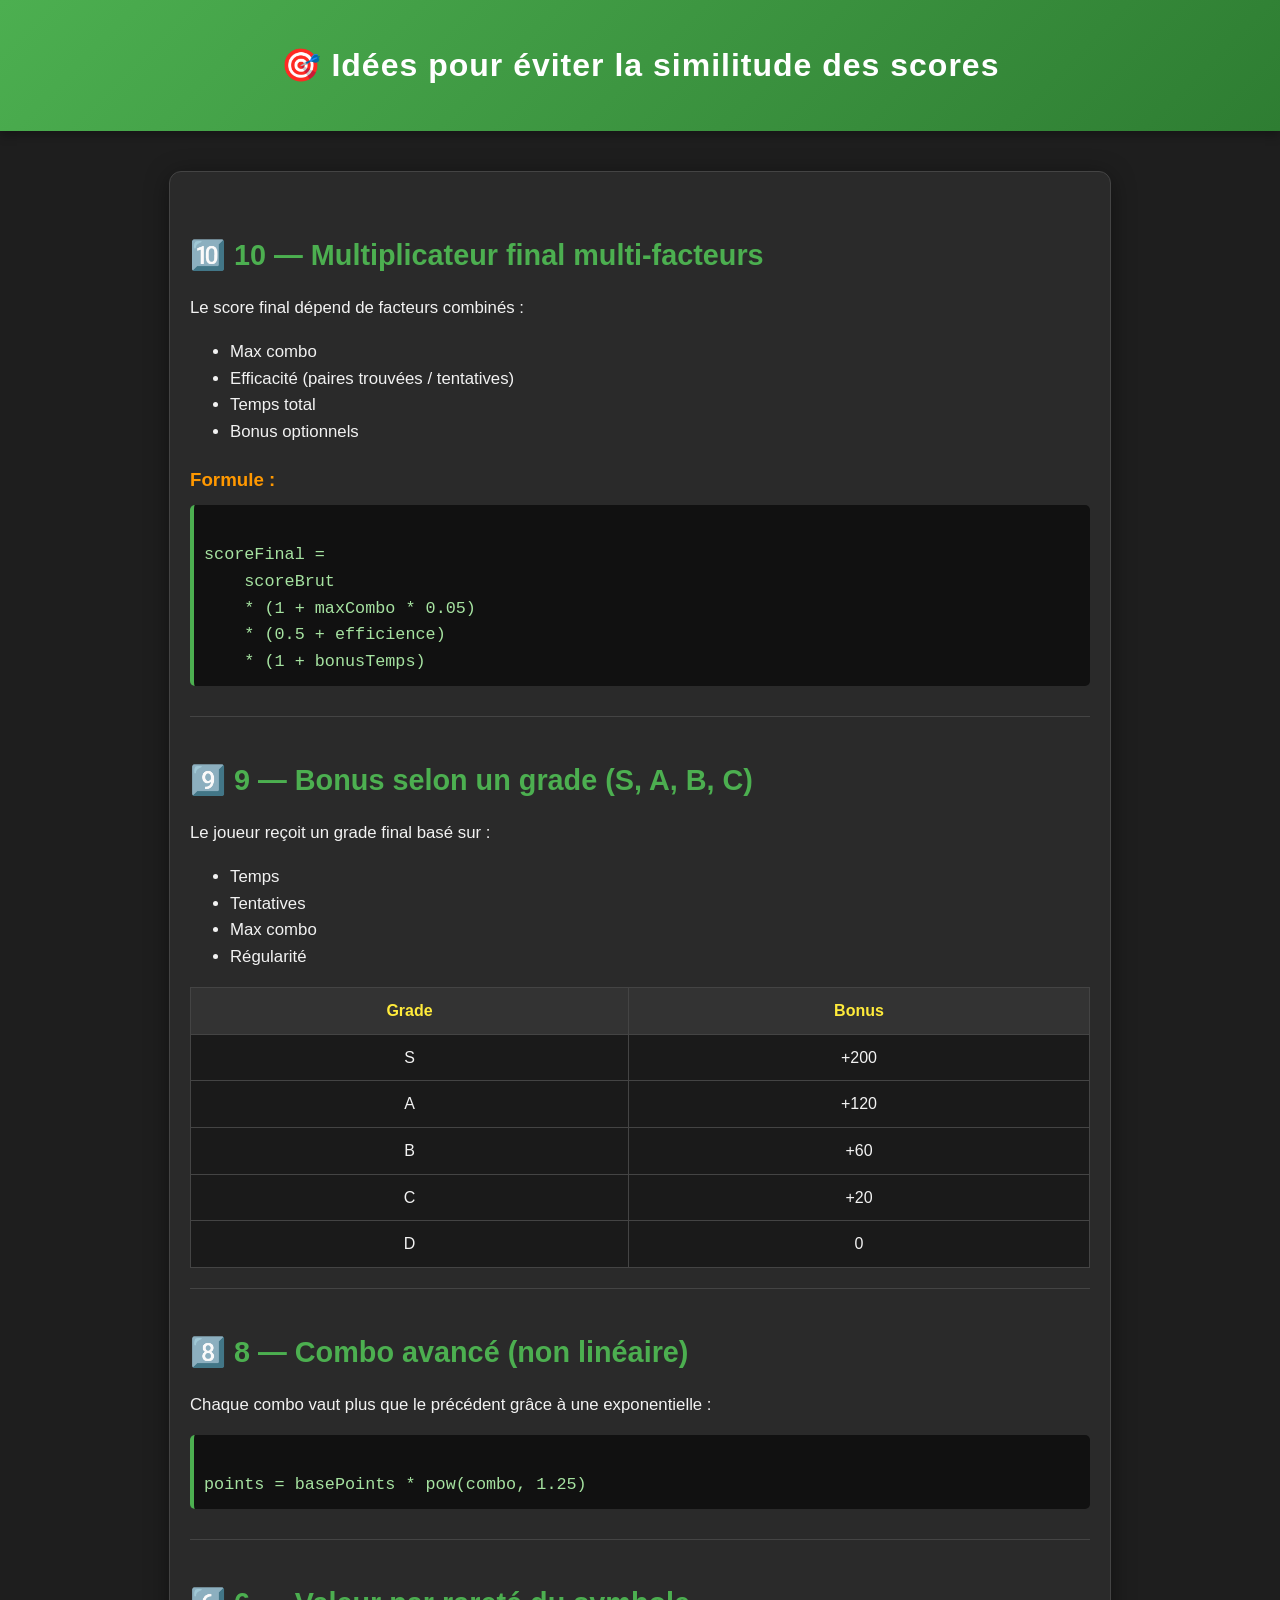
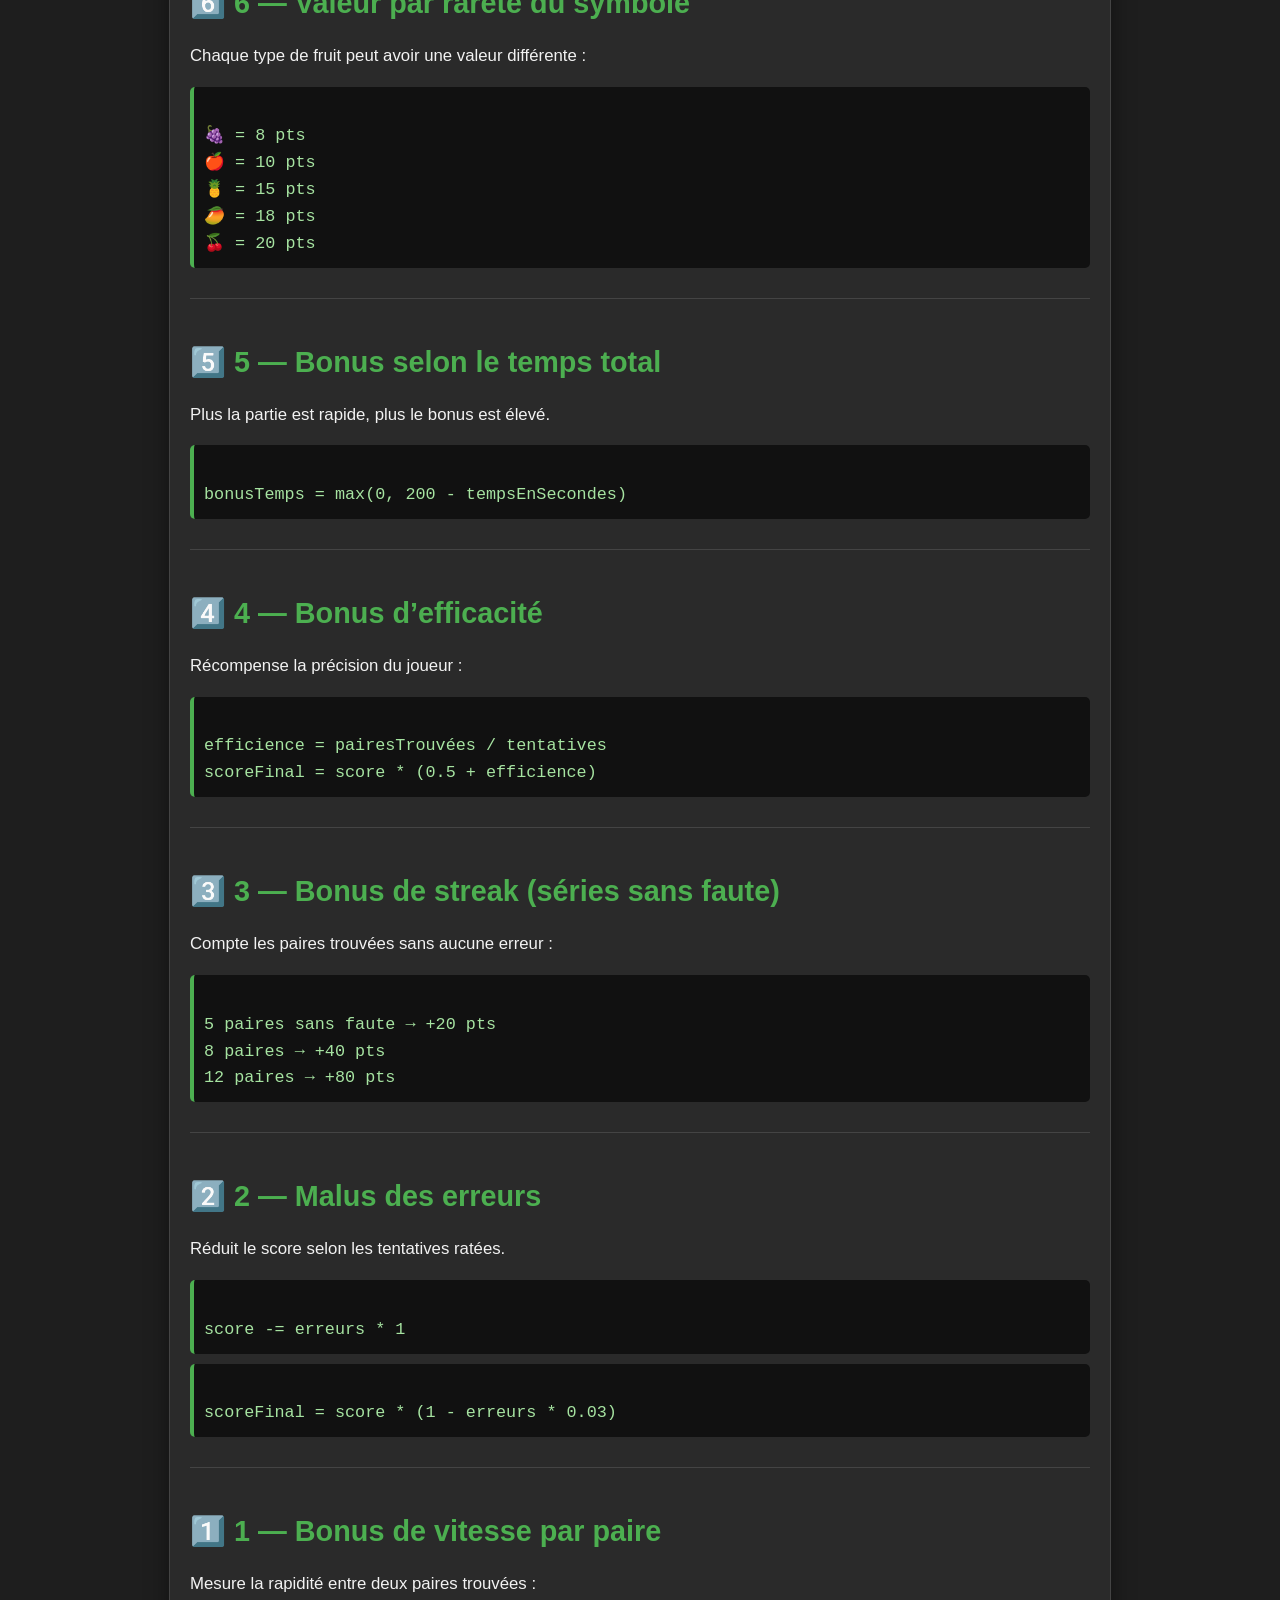
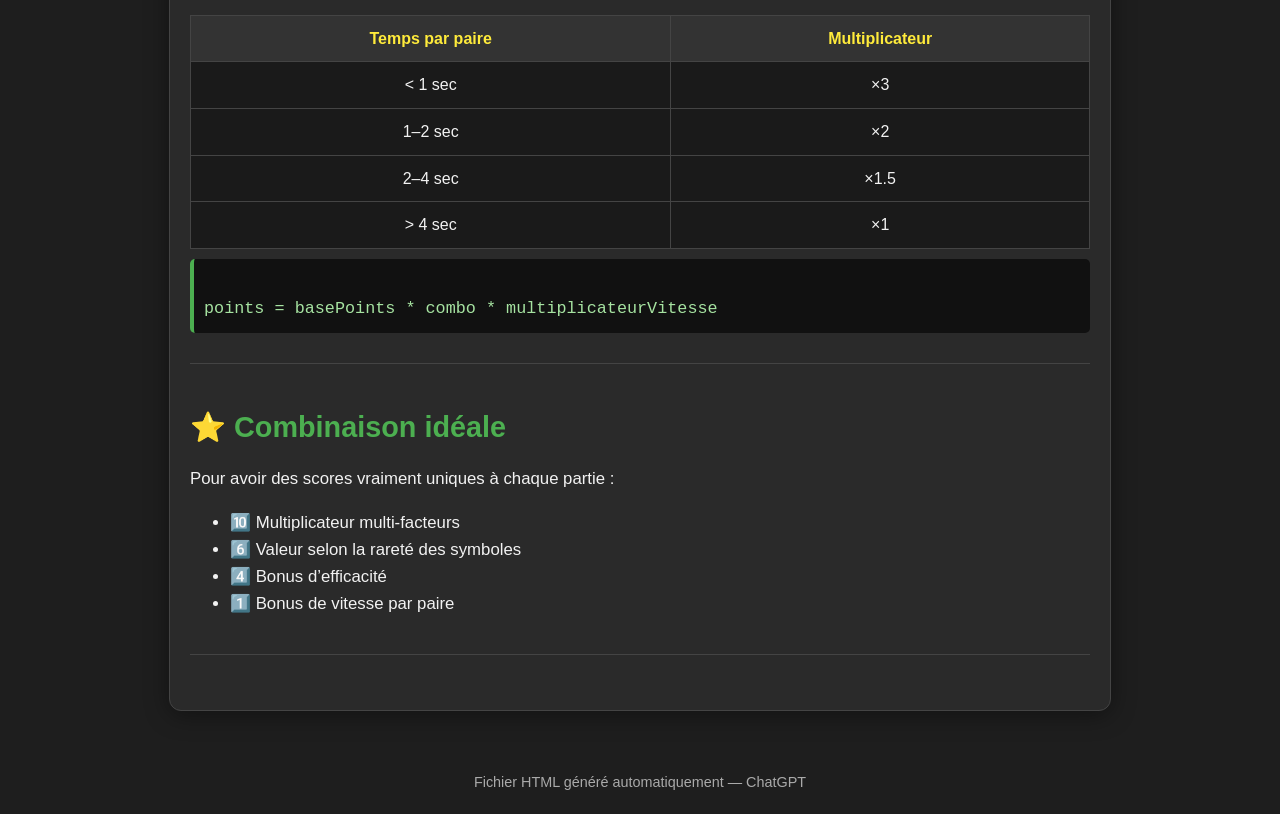
<file: idea.html>
<!DOCTYPE html>
<html lang="fr">
<head>
<meta charset="UTF-8">
<title>Idées pour diversifier les scores</title>
<style>
    body {
        font-family: "Segoe UI", Arial, sans-serif;
        background: #1e1e1e;
        color: #f2f2f2;
        margin: 0;
        padding: 0;
        line-height: 1.6;
    }

    header {
        background: linear-gradient(135deg, #4caf50, #2e7d32);
        padding: 40px 20px;
        text-align: center;
        color: white;
        font-size: 2rem;
        font-weight: bold;
        letter-spacing: 1px;
        box-shadow: 0 4px 10px rgba(0,0,0,.3);
    }

    main {
        max-width: 900px;
        margin: 40px auto;
        padding: 20px;
        background: #2a2a2a;
        border-radius: 12px;
        box-shadow: 0 4px 25px rgba(0,0,0,.4);
        border: 1px solid #444;
    }

    h2 {
        color: #4caf50;
        margin-top: 40px;
        margin-bottom: 10px;
        font-size: 1.8rem;
    }

    h3 {
        color: #ff9800;
        margin-bottom: 5px;
    }

    p, li, code {
        font-size: 1.05rem;
    }

    section {
        margin-bottom: 35px;
        padding-bottom: 20px;
        border-bottom: 1px solid #444;
    }

    code {
        display: block;
        background: #111;
        border-left: 4px solid #4caf50;
        padding: 10px;
        margin: 10px 0;
        border-radius: 5px;
        font-family: "Consolas", monospace;
        color: #a6e3a1;
        white-space: pre-wrap;
    }

    table {
        width: 100%;
        margin-top: 10px;
        border-collapse: collapse;
        background: #1a1a1a;
    }

    table th, table td {
        padding: 10px;
        border: 1px solid #444;
        text-align: center;
    }

    table th {
        background: #333;
        color: #ffeb3b;
    }

    .tag {
        display: inline-block;
        padding: 4px 10px;
        background: #4caf50;
        color: #fff;
        border-radius: 6px;
        font-size: 0.9rem;
        margin-left: 6px;
    }

    footer {
        margin-top: 40px;
        text-align: center;
        padding: 20px;
        color: #aaa;
        font-size: 0.9rem;
    }
</style>
</head>
<body>

<header>🎯 Idées pour éviter la similitude des scores</header>

<main>

<!-- 10 -->
<section>
    <h2>🔟 10 — Multiplicateur final multi-facteurs</h2>
    <p>Le score final dépend de facteurs combinés :</p>
    <ul>
        <li>Max combo</li>
        <li>Efficacité (paires trouvées / tentatives)</li>
        <li>Temps total</li>
        <li>Bonus optionnels</li>
    </ul>
    <h3>Formule :</h3>
<code>
scoreFinal =
    scoreBrut
    * (1 + maxCombo * 0.05)
    * (0.5 + efficience)
    * (1 + bonusTemps)
</code>
</section>


<!-- 9 -->
<section>
    <h2>9️⃣ 9 — Bonus selon un grade (S, A, B, C)</h2>

    <p>Le joueur reçoit un grade final basé sur :</p>
    <ul>
        <li>Temps</li>
        <li>Tentatives</li>
        <li>Max combo</li>
        <li>Régularité</li>
    </ul>

    <table>
        <tr><th>Grade</th><th>Bonus</th></tr>
        <tr><td>S</td><td>+200</td></tr>
        <tr><td>A</td><td>+120</td></tr>
        <tr><td>B</td><td>+60</td></tr>
        <tr><td>C</td><td>+20</td></tr>
        <tr><td>D</td><td>0</td></tr>
    </table>

</section>



<!-- 8 -->
<section>
    <h2>8️⃣ 8 — Combo avancé (non linéaire)</h2>
    <p>Chaque combo vaut plus que le précédent grâce à une exponentielle :</p>
<code>
points = basePoints * pow(combo, 1.25)
</code>
</section>



<!-- 6 -->
<section>
    <h2>6️⃣ 6 — Valeur par rareté du symbole</h2>
    <p>Chaque type de fruit peut avoir une valeur différente :</p>
<code>
🍇 = 8 pts  
🍎 = 10 pts  
🍍 = 15 pts  
🥭 = 18 pts  
🍒 = 20 pts
</code>
</section>



<!-- 5 -->
<section>
    <h2>5️⃣ 5 — Bonus selon le temps total</h2>
    <p>Plus la partie est rapide, plus le bonus est élevé.</p>

<code>
bonusTemps = max(0, 200 - tempsEnSecondes)
</code>
</section>



<!-- 4 -->
<section>
    <h2>4️⃣ 4 — Bonus d’efficacité</h2>

    <p>Récompense la précision du joueur :</p>

<code>
efficience = pairesTrouvées / tentatives
scoreFinal = score * (0.5 + efficience)
</code>
</section>



<!-- 3 -->
<section>
    <h2>3️⃣ 3 — Bonus de streak (séries sans faute)</h2>
    <p>Compte les paires trouvées sans aucune erreur :</p>

<code>
5 paires sans faute → +20 pts  
8 paires → +40 pts  
12 paires → +80 pts
</code>
</section>



<!-- 2 -->
<section>
    <h2>2️⃣ 2 — Malus des erreurs</h2>
    <p>Réduit le score selon les tentatives ratées.</p>

<code>
score -= erreurs * 1
</code>

<code>
scoreFinal = score * (1 - erreurs * 0.03)
</code>
</section>



<!-- 1 -->
<section>
    <h2>1️⃣ 1 — Bonus de vitesse par paire</h2>
    <p>Mesure la rapidité entre deux paires trouvées :</p>

    <table>
        <tr><th>Temps par paire</th><th>Multiplicateur</th></tr>
        <tr><td>&lt; 1 sec</td><td>×3</td></tr>
        <tr><td>1–2 sec</td><td>×2</td></tr>
        <tr><td>2–4 sec</td><td>×1.5</td></tr>
        <tr><td>&gt; 4 sec</td><td>×1</td></tr>
    </table>

<code>
points = basePoints * combo * multiplicateurVitesse
</code>
</section>



<!-- Recommendation -->
<section>
    <h2>⭐ Combinaison idéale</h2>
    <p>Pour avoir des scores vraiment uniques à chaque partie :</p>

    <ul>
        <li>🔟 Multiplicateur multi-facteurs</li>
        <li>6️⃣ Valeur selon la rareté des symboles</li>
        <li>4️⃣ Bonus d’efficacité</li>
        <li>1️⃣ Bonus de vitesse par paire</li>
    </ul>
</section>


</main>

<footer>
    Fichier HTML généré automatiquement — ChatGPT  
</footer>

</body>
</html>
</file>
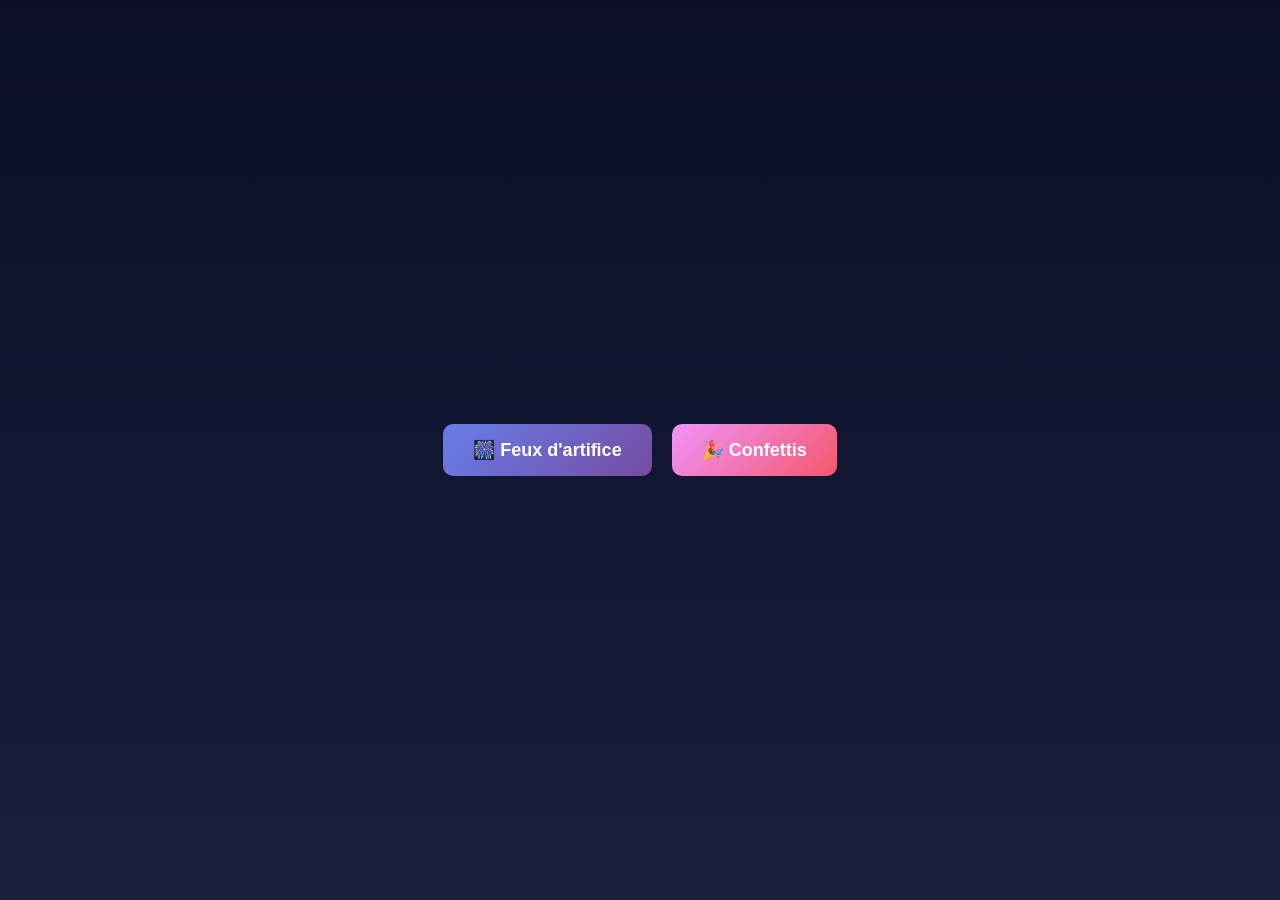
<file: module/animation.html>
<!DOCTYPE html>
<html lang="fr">
<head>
    <meta charset="UTF-8">
    <meta name="viewport" content="width=device-width, initial-scale=1.0">
    <title>Animations</title>
    <style>
        * {
            margin: 0;
            padding: 0;
            box-sizing: border-box;
        }

        body {
            min-height: 100vh;
            background: linear-gradient(to bottom, #0a0e27, #1a1f3a);
            display: flex;
            justify-content: center;
            align-items: center;
            gap: 20px;
            font-family: Arial, sans-serif;
            overflow: hidden;
        }

        button {
            padding: 15px 30px;
            font-size: 18px;
            font-weight: bold;
            border: none;
            border-radius: 10px;
            cursor: pointer;
            transition: transform 0.2s, box-shadow 0.2s;
            color: white;
        }

        button:hover {
            transform: translateY(-2px);
            box-shadow: 0 5px 20px rgba(0, 0, 0, 0.3);
        }

        button:active {
            transform: translateY(0);
        }

        #fireworksBtn {
            background: linear-gradient(135deg, #667eea 0%, #764ba2 100%);
        }

        #confettiBtn {
            background: linear-gradient(135deg, #f093fb 0%, #f5576c 100%);
        }

        canvas {
            position: fixed;
            top: 0;
            left: 0;
            pointer-events: none;
            z-index: 1000;
        }
    </style>
</head>
<body>
    <button id="fireworksBtn">🎆 Feux d'artifice</button>
    <button id="confettiBtn">🎉 Confettis</button>

    <canvas id="canvas"></canvas>

    <script>
        const canvas = document.getElementById('canvas');
        const ctx = canvas.getContext('2d');
        canvas.width = window.innerWidth;
        canvas.height = window.innerHeight;

        window.addEventListener('resize', () => {
            canvas.width = window.innerWidth;
            canvas.height = window.innerHeight;
        });

        // Feux d'artifice
        class Firework {
            constructor(x, y) {
                this.x = x;
                this.y = y;
                this.particles = [];
                this.createParticles();
            }

            createParticles() {
                const particleCount = 50;
                const color = `hsl(${Math.random() * 360}, 100%, 60%)`;
                
                for (let i = 0; i < particleCount; i++) {
                    const angle = (Math.PI * 2 * i) / particleCount;
                    const velocity = 2 + Math.random() * 2;
                    this.particles.push({
                        x: this.x,
                        y: this.y,
                        vx: Math.cos(angle) * velocity,
                        vy: Math.sin(angle) * velocity,
                        alpha: 1,
                        color: color
                    });
                }
            }

            update() {
                this.particles.forEach(p => {
                    p.x += p.vx;
                    p.y += p.vy;
                    p.vy += 0.05; // gravité
                    p.alpha -= 0.01;
                });
                this.particles = this.particles.filter(p => p.alpha > 0);
            }

            draw() {
                this.particles.forEach(p => {
                    ctx.save();
                    ctx.globalAlpha = p.alpha;
                    ctx.fillStyle = p.color;
                    ctx.beginPath();
                    ctx.arc(p.x, p.y, 3, 0, Math.PI * 2);
                    ctx.fill();
                    ctx.restore();
                });
            }
        }

        // Confettis
        class Confetti {
            constructor() {
                this.x = Math.random() * canvas.width;
                this.y = -20;
                this.vx = (Math.random() - 0.5) * 2;
                this.vy = Math.random() * 3 + 2;
                this.rotation = Math.random() * 360;
                this.rotationSpeed = (Math.random() - 0.5) * 10;
                this.color = `hsl(${Math.random() * 360}, 100%, 60%)`;
                this.width = 8 + Math.random() * 6;
                this.height = 12 + Math.random() * 8;
            }

            update() {
                this.x += this.vx;
                this.y += this.vy;
                this.rotation += this.rotationSpeed;
                this.vy += 0.1; // gravité
            }

            draw() {
                ctx.save();
                ctx.translate(this.x, this.y);
                ctx.rotate((this.rotation * Math.PI) / 180);
                ctx.fillStyle = this.color;
                ctx.fillRect(-this.width / 2, -this.height / 2, this.width, this.height);
                ctx.restore();
            }
        }

        let fireworks = [];
        let confettis = [];
        let animationId;

        function animate() {
            ctx.clearRect(0, 0, canvas.width, canvas.height);

            // Mettre à jour et dessiner les feux d'artifice
            fireworks.forEach((fw, index) => {
                fw.update();
                fw.draw();
                if (fw.particles.length === 0) {
                    fireworks.splice(index, 1);
                }
            });

            // Mettre à jour et dessiner les confettis
            confettis.forEach((c, index) => {
                c.update();
                c.draw();
                if (c.y > canvas.height + 20) {
                    confettis.splice(index, 1);
                }
            });

            if (fireworks.length > 0 || confettis.length > 0) {
                animationId = requestAnimationFrame(animate);
            }
        }

        // Bouton feux d'artifice
        document.getElementById('fireworksBtn').addEventListener('click', () => {
            for (let i = 0; i < 5; i++) {
                setTimeout(() => {
                    const x = Math.random() * canvas.width;
                    const y = canvas.height * 0.3 + Math.random() * canvas.height * 0.3;
                    fireworks.push(new Firework(x, y));
                    if (fireworks.length === 1 && confettis.length === 0) {
                        animate();
                    }
                }, i * 200);
            }
        });

        // Bouton confettis
        document.getElementById('confettiBtn').addEventListener('click', () => {
            for (let i = 0; i < 300; i++) {
                setTimeout(() => {
                    confettis.push(new Confetti());
                    if (confettis.length === 1 && fireworks.length === 0) {
                        animate();
                    }
                }, i * 20);
            }
        });
    </script>
</body>
</html>
</file>
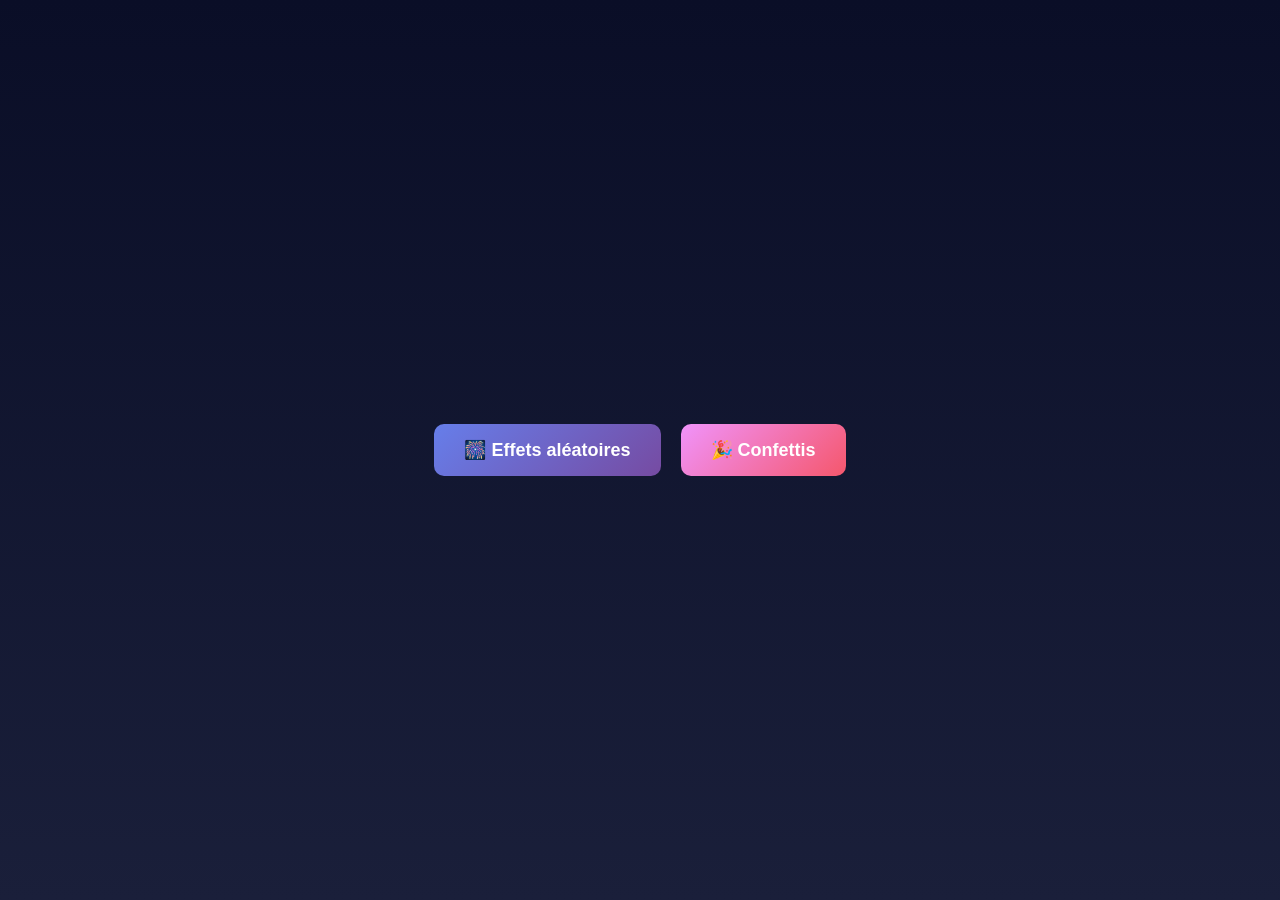
<file: module/animation2.html>
<!DOCTYPE html>
<html lang="fr">
<head>
<meta charset="UTF-8">
<meta name="viewport" content="width=device-width, initial-scale=1.0">
<title>Animations</title>
<style>
    * { margin: 0; padding: 0; box-sizing: border-box; }
    body {
        min-height: 100vh;
        background: linear-gradient(to bottom, #0a0e27, #1a1f3a);
        display: flex;
        justify-content: center;
        align-items: center;
        gap: 20px;
        font-family: Arial, sans-serif;
        overflow: hidden;
    }
    button {
        padding: 15px 30px;
        font-size: 18px;
        font-weight: bold;
        border: none;
        border-radius: 10px;
        cursor: pointer;
        transition: 0.2s;
        color: white;
    }
    #fireworksBtn { background: linear-gradient(135deg, #667eea, #764ba2); }
    #confettiBtn  { background: linear-gradient(135deg, #f093fb, #f5576c); }

    canvas {
        position: fixed;
        inset: 0;
        pointer-events: none;
        z-index: 1000;
    }
</style>
</head>

<body>
<button id="fireworksBtn">🎆 Effets aléatoires</button>
<button id="confettiBtn">🎉 Confettis</button>

<canvas id="canvas"></canvas>

<script>
/* ------------------------------------------------------
    CONFIGURATION CANVAS
------------------------------------------------------ */
const canvas = document.getElementById("canvas");
const ctx = canvas.getContext("2d");
canvas.width = innerWidth;
canvas.height = innerHeight;

addEventListener("resize", () => {
    canvas.width = innerWidth;
    canvas.height = innerHeight;
});

/* ------------------------------------------------------
    SYSTEME PARTICULE
------------------------------------------------------ */
class Particle {
    constructor(x, y, config) {
        Object.assign(this, { x, y }, config);
        this.life = config.life || 120;
    }

    update() {
        this.x += this.vx;
        this.y += this.vy;
        this.vy += this.gravity || 0;
        this.vx *= this.friction || 1;
        this.vy *= this.friction || 1;
        this.size *= this.decay || 1;
        this.alpha *= this.fade || 0.98;
        this.life--;
    }

    draw() {
        ctx.save();
        ctx.globalAlpha = this.alpha;
        ctx.fillStyle = this.color;
        ctx.beginPath();
        ctx.arc(this.x, this.y, this.size, 0, Math.PI * 2);
        ctx.fill();
        ctx.restore();
    }
}

/* ------------------------------------------------------
    LISTE DES EFFETS (40+)
------------------------------------------------------ */
const effects = {
    explosion(x, y) {
        let arr = [];
        for (let i = 0; i < 50; i++) {
            const angle = Math.random() * Math.PI * 2;
            const speed = 2 + Math.random() * 3;
            arr.push(new Particle(x, y, {
                vx: Math.cos(angle) * speed,
                vy: Math.sin(angle) * speed,
                size: 3,
                alpha: 1,
                color: `hsl(${Math.random()*360},100%,60%)`,
                fade: 0.97
            }));
        }
        return arr;
    },

    spiral(x, y) {
        let arr = [];
        for (let i = 0; i < 120; i++) {
            const angle = i * 0.2;
            arr.push(new Particle(x, y, {
                vx: Math.cos(angle) * (i * 0.05),
                vy: Math.sin(angle) * (i * 0.05),
                size: 3,
                color: `hsl(${i*3},100%,60%)`,
                alpha: 1,
                fade: 0.98
            }));
        }
        return arr;
    },

    glitch(x, y) {
        let arr = [];
        for (let i = 0; i < 80; i++) {
            arr.push(new Particle(x, y, {
                vx: (Math.random() - .5) * 10,
                vy: (Math.random() - .5) * 10,
                friction: 0.8,
                size: 3 + Math.random()*3,
                alpha: 1,
                color: ["#f00","#0f0","#00f"][Math.floor(Math.random()*3)],
                fade: 0.96
            }));
        }
        return arr;
    },

    confetti() {
        let arr = [];
        for (let i = 0; i < 120; i++) {
            arr.push(new Particle(Math.random()*innerWidth, -10, {
                vx: (Math.random()-.5)*2,
                vy: 3 + Math.random()*3,
                size: 6,
                gravity: 0.1,
                alpha: 1,
                color: `hsl(${Math.random()*360},100%,70%)`,
                fade: 0.995
            }));
        }
        return arr;
    }
};

/* ------------------------------------------------------
    AJOUT AUTOMATIQUE 35+ EFFETS COMPOSITES
------------------------------------------------------ */
for (let i = 0; i < 35; i++) {
    effects["autoEffect" + i] = (x, y) =>
        effects.explosion(x, y).concat(effects.spiral(x, y));
}

/* ------------------------------------------------------
    SYSTEME D'ANIMATION OPTIMISE
------------------------------------------------------ */
let particles = [];
let running = false;

function animate() {
    if (!running) return;
    ctx.clearRect(0, 0, canvas.width, canvas.height);

    particles.forEach((p, i) => {
        p.update();
        p.draw();
        if (p.life <= 0 || p.alpha <= 0.02 || p.size <= 0.2) {
            particles.splice(i, 1);
        }
    });

    if (particles.length > 0) {
        requestAnimationFrame(animate);
    } else {
        running = false;
    }
}

function launch(effectName, x = null, y = null) {
    const effect = effects[effectName];
    x = x ?? Math.random() * innerWidth;
    y = y ?? Math.random() * innerHeight;
    particles.push(...effect(x, y));
    if (!running) {
        running = true;
        animate();
    }
}

/* ------------------------------------------------------
    EVENEMENTS BOUTONS
------------------------------------------------------ */
document.getElementById("fireworksBtn").onclick = () => {
    const names = Object.keys(effects).filter(n => n !== "confetti"); // exclure confetti
    const pick = names[Math.floor(Math.random()*names.length)];
    launch(pick); // emplacement aléatoire par défaut
};

document.getElementById("confettiBtn").onclick = () => {
    particles.push(...effects.confetti());
    if (!running) {
        running = true;
        animate();
    }
};
</script>
</body>
</html>
</file>
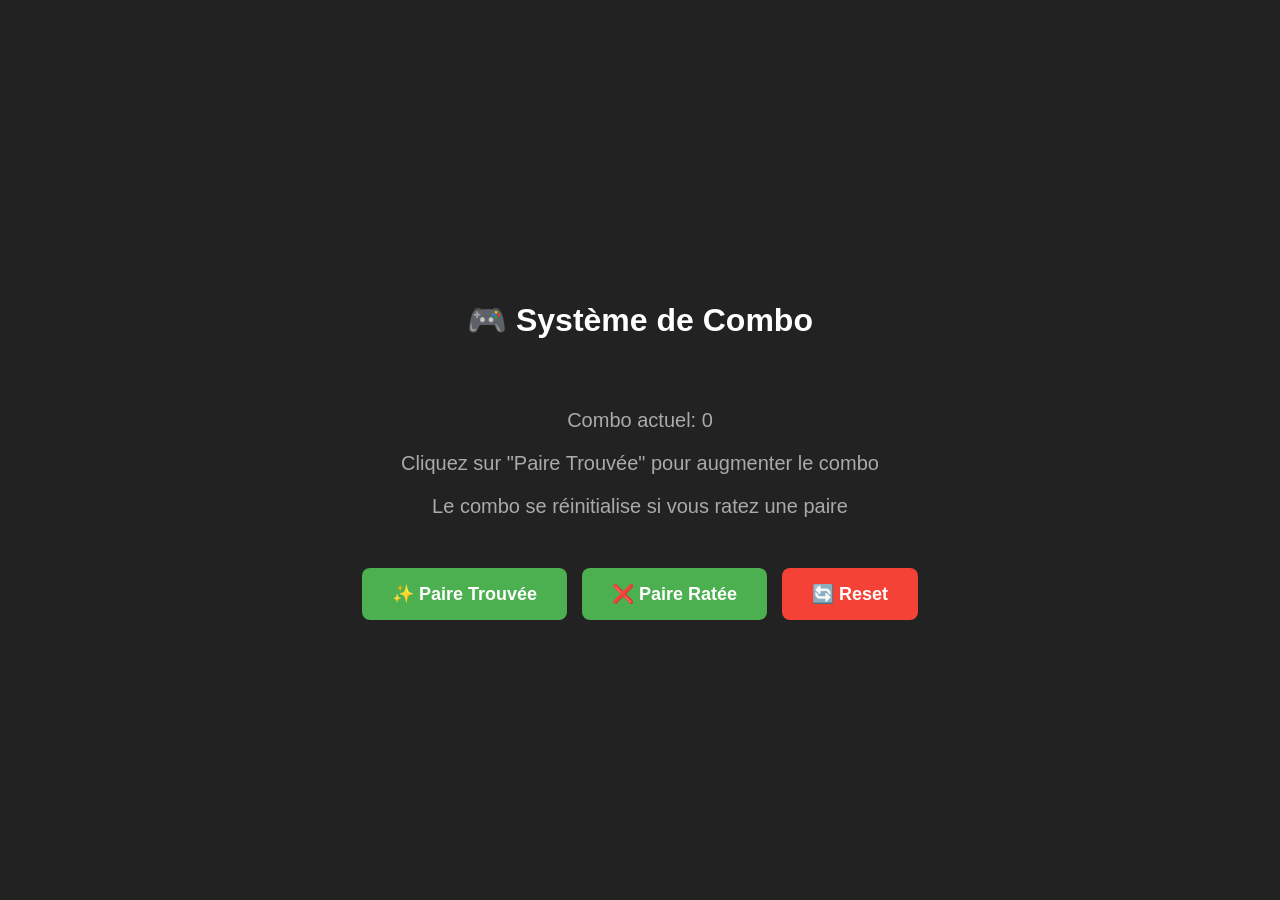
<file: module/combo.html>
<!DOCTYPE html>
<html lang="fr">
<head>
    <meta charset="UTF-8">
    <meta name="viewport" content="width=device-width, initial-scale=1.0">
    <title>Démo Système de Combo</title>
    <style>
        body {
            margin: 0;
            padding: 0;
            min-height: 100vh;
            background: #222;
            color: #fff;
            font-family: Arial, sans-serif;
            display: flex;
            flex-direction: column;
            justify-content: center;
            align-items: center;
            gap: 30px;
        }

        h1 {
            margin: 0;
            padding: 20px;
        }

        .controls {
            display: flex;
            gap: 15px;
            flex-wrap: wrap;
            justify-content: center;
        }

        button {
            padding: 15px 30px;
            font-size: 18px;
            font-weight: bold;
            border: none;
            border-radius: 8px;
            cursor: pointer;
            transition: all 0.3s ease;
            background: #4caf50;
            color: white;
        }

        button:hover {
            transform: translateY(-2px);
            box-shadow: 0 5px 15px rgba(76, 175, 80, 0.4);
        }

        button:active {
            transform: translateY(0);
        }

        #resetBtn {
            background: #f44336;
        }

        #resetBtn:hover {
            box-shadow: 0 5px 15px rgba(244, 67, 54, 0.4);
        }

        .info {
            text-align: center;
            font-size: 20px;
            color: #aaa;
        }

        /* Zone du combo */
        #comboZone {
            position: fixed;
            top: 50%;
            left: 50%;
            transform: translate(-50%, -50%);
            pointer-events: none;
            z-index: 1000;
        }

        #comboText {
            font-weight: bold;
            text-transform: uppercase;
            color: #fff;
            text-shadow: 
                0 0 10px rgba(255, 215, 0, 0.8),
                0 0 20px rgba(255, 215, 0, 0.6),
                0 0 30px rgba(255, 215, 0, 0.4),
                3px 3px 6px rgba(0, 0, 0, 0.8);
            opacity: 0;
            transition: opacity 0.3s ease;
            white-space: nowrap;
        }

        /* Animation d'apparition */
        #comboText.show {
            opacity: 1;
            animation: comboPopIn 0.4s cubic-bezier(0.175, 0.885, 0.32, 1.275);
        }

        @keyframes comboPopIn {
            0% {
                transform: scale(0.5) rotate(-5deg);
            }
            50% {
                transform: scale(1.1) rotate(2deg);
            }
            100% {
                transform: scale(1) rotate(0deg);
            }
        }

        /* Pulse subtil pendant l'affichage */
        #comboText.show {
            animation: comboPopIn 0.4s cubic-bezier(0.175, 0.885, 0.32, 1.275),
                       comboPulse 1.5s ease-in-out 0.4s infinite;
        }

        @keyframes comboPulse {
            0%, 100% {
                transform: scale(1);
            }
            50% {
                transform: scale(1.05);
            }
        }
    </style>
</head>
<body>
    <h1>🎮 Système de Combo</h1>
    
    <div class="info">
        <p>Combo actuel: <span id="comboCount">0</span></p>
        <p>Cliquez sur "Paire Trouvée" pour augmenter le combo</p>
        <p>Le combo se réinitialise si vous ratez une paire</p>
    </div>

    <div class="controls">
        <button id="comboBtn">✨ Paire Trouvée</button>
        <button id="missBtn">❌ Paire Ratée</button>
        <button id="resetBtn">🔄 Reset</button>
    </div>

    <!-- Zone d'affichage du combo -->
    <div id="comboZone">
        <div id="comboText"></div>
    </div>

    <script>
        // ============================================
        // GESTIONNAIRE AUDIO POUR LES SONS DE COMBO
        // ============================================
        class ComboAudio {
            constructor() {
                this.ctx = new (window.AudioContext || window.webkitAudioContext)();
                this.master = this.ctx.createGain();
                this.master.connect(this.ctx.destination);
                this.master.gain.value = 1;
            }

            unlock() {
                if (this.ctx.state === "suspended") this.ctx.resume();
            }

            playCombo(comboLevel) {
                // Son de plus en plus aigu selon le niveau de combo
                const baseFreq = 400;
                const freqIncrement = 100;
                const frequencies = [];
                
                // Générer 2-3 notes selon le niveau
                const noteCount = Math.min(3, Math.floor(comboLevel / 2) + 2);
                
                for (let i = 0; i < noteCount; i++) {
                    frequencies.push(baseFreq + (freqIncrement * comboLevel) + (i * 150));
                }

                frequencies.forEach((freq, i) => {
                    setTimeout(() => {
                        const o = this.ctx.createOscillator();
                        const g = this.ctx.createGain();
                        
                        o.type = "sine";
                        o.frequency.setValueAtTime(freq, this.ctx.currentTime);
                        
                        const volume = Math.min(0.3, 0.15 + (comboLevel * 0.02));
                        g.gain.setValueAtTime(volume, this.ctx.currentTime);
                        g.gain.exponentialRampToValueAtTime(0.001, this.ctx.currentTime + 0.15);
                        
                        o.connect(g);
                        g.connect(this.master);
                        o.start();
                        o.stop(this.ctx.currentTime + 0.15);
                    }, i * 80);
                });
            }
        }

        const comboAudio = new ComboAudio();
        document.addEventListener("click", () => comboAudio.unlock(), { once: true });

        // ============================================
        // GESTIONNAIRE DE COMBO
        // ============================================
        class ComboManager {
            constructor() {
                this.comboCount = 0;
                this.comboText = document.getElementById('comboText');
                this.comboCountDisplay = document.getElementById('comboCount');
                this.hideTimeout = null;
            }

            incrementCombo() {
                this.comboCount++;
                this.comboCountDisplay.textContent = this.comboCount;

                if (this.comboCount >= 2) {
                    this.showCombo();
                    comboAudio.playCombo(this.comboCount);
                }
            }

            resetCombo() {
                this.comboCount = 0;
                this.comboCountDisplay.textContent = this.comboCount;
                this.hideCombo();
            }

            showCombo() {
                // Annuler le timeout de disparition précédent
                if (this.hideTimeout) {
                    clearTimeout(this.hideTimeout);
                }

                // Calculer la taille en fonction du combo (min 48px, max 120px)
                const minSize = 48;
                const maxSize = 120;
                const sizeIncrement = 8;
                const fontSize = Math.min(maxSize, minSize + ((this.comboCount - 2) * sizeIncrement));

                // Déterminer la couleur selon le niveau de combo
                let color = '#FFD700'; // Or par défaut
                if (this.comboCount >= 10) {
                    color = '#FF1493'; // Rose vif pour 10+
                } else if (this.comboCount >= 7) {
                    color = '#FF4500'; // Orange rouge pour 7-9
                } else if (this.comboCount >= 5) {
                    color = '#FF8C00'; // Orange foncé pour 5-6
                }

                // Mettre à jour le texte et le style
                this.comboText.textContent = `${this.comboCount} HIT COMBO!`;
                this.comboText.style.fontSize = `${fontSize}px`;
                this.comboText.style.color = color;

                // Retirer puis rajouter la classe pour relancer l'animation
                this.comboText.classList.remove('show');
                void this.comboText.offsetWidth; // Force reflow
                this.comboText.classList.add('show');

                // Programmer la disparition après 3 secondes
                this.hideTimeout = setTimeout(() => {
                    this.hideCombo();
                }, 1000);
            }

            hideCombo() {
                this.comboText.classList.remove('show');
            }
        }

        // ============================================
        // INITIALISATION
        // ============================================
        const comboManager = new ComboManager();

        document.getElementById('comboBtn').addEventListener('click', () => {
            comboManager.incrementCombo();
        });

        document.getElementById('missBtn').addEventListener('click', () => {
            comboManager.resetCombo();
        });

        document.getElementById('resetBtn').addEventListener('click', () => {
            comboManager.resetCombo();
        });
    </script>
</body>
</html>
</file>
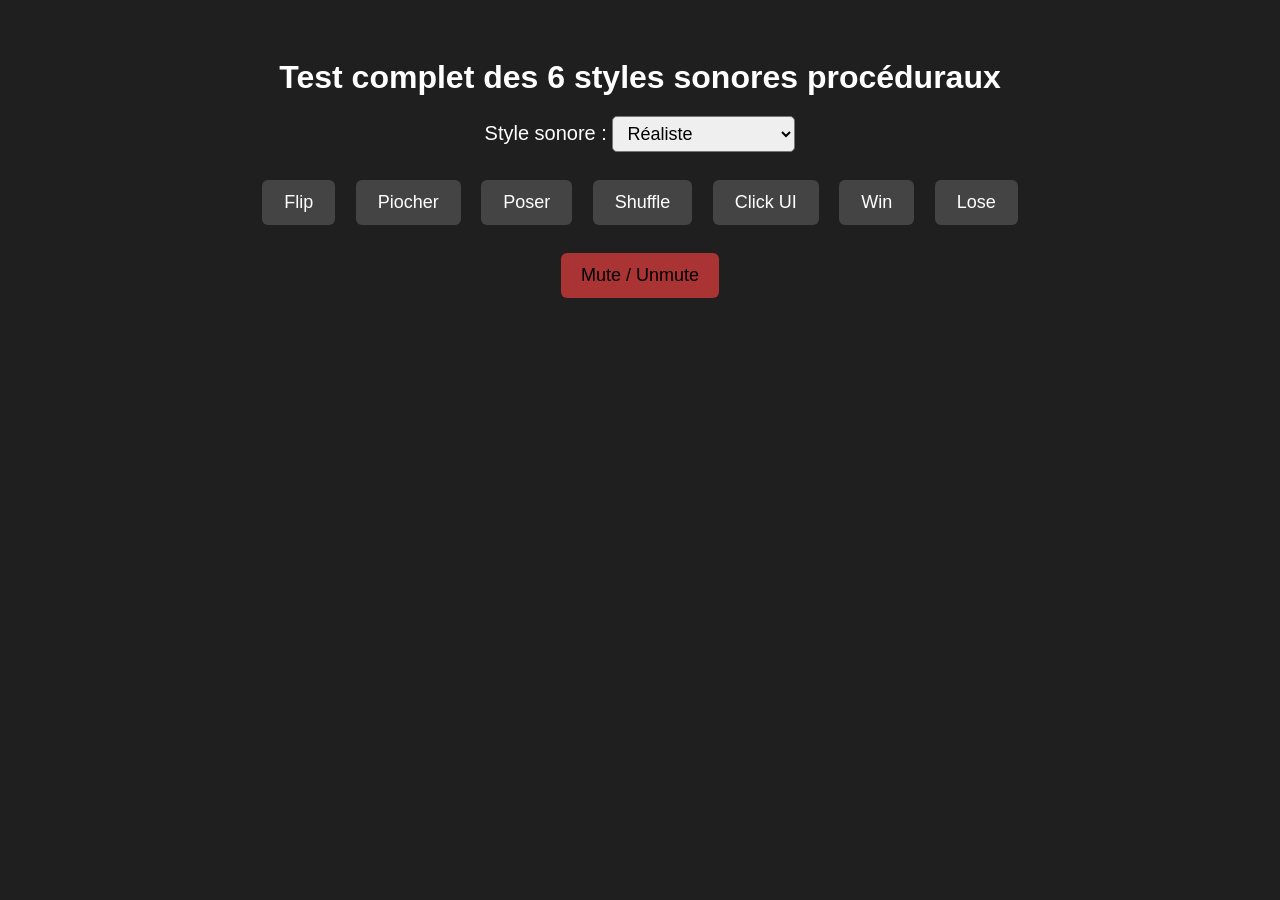
<file: module/son.html>
<!DOCTYPE html>
<html lang="fr">
<head>
    <meta charset="UTF-8">
    <title>Test Audio – 6 Styles Procéduraux</title>
    <style>
        body {
            background: #1f1f1f;
            font-family: Arial, sans-serif;
            color: white;
            text-align: center;
            padding: 30px;
        }

        h1 {
            margin-bottom: 20px;
        }

        .style-select {
            margin-bottom: 20px;
            font-size: 20px;
        }

        select {
            font-size: 18px;
            padding: 6px 10px;
            border-radius: 5px;
        }

        .controls {
            margin-top: 20px;
        }

        .controls button {
            background: #444;
            color: white;
            border: none;
            padding: 12px 22px;
            margin: 8px;
            font-size: 18px;
            border-radius: 6px;
            cursor: pointer;
            transition: 0.2s;
        }

        .controls button:hover {
            background: #666;
        }

        #mute {
            margin-top: 20px;
            background: #aa3333;
            padding: 12px 20px;
            font-size: 18px;
            border-radius: 6px;
            border: none;
            cursor: pointer;
        }

        #mute:hover {
            background: #cc4444;
        }
    </style>
</head>
<body>

<h1>Test complet des 6 styles sonores procéduraux</h1>

<div class="style-select">
    <label for="style">Style sonore :</label>
    <select id="style">
        <option value="realiste">Réaliste</option>
        <option value="casino">Casino</option>
        <option value="cartoon">Cartoon</option>
        <option value="chiptune">Chiptune</option>
        <option value="premium">Premium (UX)</option>
        <option value="dark">Dark / Mystérieux</option>
    </select>
</div>

<div class="controls">
    <button data-sound="flip">Flip</button>
    <button data-sound="draw">Piocher</button>
    <button data-sound="place">Poser</button>
    <button data-sound="shuffle">Shuffle</button>
    <button data-sound="click">Click UI</button>
    <button data-sound="win">Win</button>
    <button data-sound="lose">Lose</button>
</div>

<button id="mute">Mute / Unmute</button>

<script type="module">
class AudioManager {
    constructor() {
        this.ctx = new (window.AudioContext || window.webkitAudioContext)();
        this.master = this.ctx.createGain();
        this.master.connect(this.ctx.destination);
        this.master.gain.value = 1;
        this.style = "realiste";
    }

    unlock() {
        if (this.ctx.state === "suspended") this.ctx.resume();
    }

    _pulse(freq, vol, dur, type="sine") {
        let o = this.ctx.createOscillator();
        let g = this.ctx.createGain();
        o.type = type;
        o.frequency.setValueAtTime(freq, this.ctx.currentTime);
        g.gain.setValueAtTime(vol, this.ctx.currentTime);
        g.gain.exponentialRampToValueAtTime(0.001, this.ctx.currentTime + dur);
        o.connect(g);
        g.connect(this.master);
        o.start();
        o.stop(this.ctx.currentTime + dur);
    }

    _pitch(start, end, vol, dur, type="sine") {
        let o = this.ctx.createOscillator();
        let g = this.ctx.createGain();
        o.type = type;
        o.frequency.setValueAtTime(start, this.ctx.currentTime);
        o.frequency.exponentialRampToValueAtTime(end, this.ctx.currentTime + dur);
        g.gain.setValueAtTime(vol, this.ctx.currentTime);
        g.gain.exponentialRampToValueAtTime(0.001, this.ctx.currentTime + dur);
        o.connect(g);
        g.connect(this.master);
        o.start();
        o.stop(this.ctx.currentTime + dur);
    }

    // Styles procéduraux
    realiste = {
        flip: () => this._pitch(200, 260, 0.25, 0.06, "triangle"),
        draw: () => this._pulse(180, 0.2, 0.04, "sine"),
        place: () => this._pulse(140, 0.25, 0.05, "sine"),
        shuffle: () => { for (let i=0;i<6;i++) setTimeout(()=>this.realiste.flip(), i*35)},
        click: () => this._pulse(300, 0.08, 0.03),
        win: () => [400, 520, 620].forEach((f,i)=>setTimeout(()=>this._pulse(f,0.25,0.12,"triangle"),i*130)),
        lose: () => [260,190,120].forEach((f,i)=>setTimeout(()=>this._pulse(f,0.25,0.12,"sine"),i*150)),
    }

    casino = {
        flip: () => this._pulse(500, 0.2, 0.05, "square"),
        draw: () => this._pulse(600, 0.15, 0.04, "square"),
        place: () => this._pulse(450, 0.18, 0.06, "triangle"),
        shuffle: () => { for (let i=0;i<7;i++) setTimeout(()=>this.casino.flip(), i*28)},
        click: () => this._pulse(900, 0.2, 0.02, "sine"),
        win: () => [800, 1000, 1300].forEach((f,i)=>setTimeout(()=>this._pulse(f,0.3,0.10,"square"),i*90)),
        lose: () => this._pitch(400,80,0.25,0.25,"triangle")
    }

    cartoon = {
        flip: () => this._pitch(300, 500, 0.3, 0.08, "sine"),
        draw: () => this._pitch(350, 600, 0.25, 0.07, "triangle"),
        place: () => this._pitch(500, 200, 0.3, 0.1, "sawtooth"),
        shuffle: () => { for (let i=0;i<5;i++) setTimeout(()=>this.cartoon.draw(), i*60)},
        click: () => this._pulse(800, 0.25, 0.05, "square"),
        win: () => [500, 650, 900].forEach((f,i)=>setTimeout(()=>this._pulse(f,0.35,0.12,"sawtooth"),i*120)),
        lose: () => this._pitch(250, 40, 0.35, 0.3, "sawtooth"),
    }

    chiptune = {
        flip: () => this._pulse(700, 0.2, 0.05, "square"),
        draw: () => this._pulse(850, 0.15, 0.04, "square"),
        place: () => this._pulse(600, 0.2, 0.05, "square"),
        shuffle: () => { for (let i=0;i<8;i++) setTimeout(()=>this.chiptune.flip(), i*25)},
        click: () => this._pulse(1000, 0.1, 0.02, "square"),
        win: () => [900,1100,1500].forEach((f,i)=>setTimeout(()=>this._pulse(f,0.3,0.12,"square"),i*80)),
        lose: () => [500, 300, 150].forEach((f,i)=>setTimeout(()=>this._pulse(f,0.25,0.12,"square"),i*140)),
    }

    premium = {
        flip: () => this._pulse(240, 0.15, 0.04, "sine"),
        draw: () => this._pulse(300, 0.1, 0.03, "sine"),
        place: () => this._pulse(200, 0.18, 0.05, "sine"),
        shuffle: () => { for (let i=0;i<5;i++) setTimeout(()=>this.premium.flip(), i*40)},
        click: () => this._pulse(500, 0.1, 0.03, "triangle"),
        win: () => [300, 450, 600].forEach((f,i)=>setTimeout(()=>this._pulse(f,0.2,0.10,"sine"),i*150)),
        lose: () => this._pitch(250, 80, 0.2, 0.20, "sine"),
    }

    dark = {
        flip: () => this._pulse(90, 0.3, 0.07, "triangle"),
        draw: () => this._pulse(120, 0.25, 0.06, "sine"),
        place: () => this._pulse(80, 0.35, 0.08, "triangle"),
        shuffle: () => { for (let i=0;i<5;i++) setTimeout(()=>this.dark.flip(), i*55)},
        click: () => this._pulse(200, 0.15, 0.04, "sine"),
        win: () => [150,200,260].forEach((f,i)=>setTimeout(()=>this._pulse(f,0.35,0.14,"triangle"),i*180)),
        lose: () => this._pitch(120,30,0.4,0.4,"triangle"),
    }

    play(type) {
        this[this.style][type]();
    }

    toggleMute() {
        this.master.gain.value = this.master.gain.value === 0 ? 1 : 0;
    }
}

// ----------------------------
// Initialisation
// ----------------------------
const audio = new AudioManager();
document.addEventListener("click", () => audio.unlock(), { once: true });

const styleSelect = document.getElementById("style");
styleSelect.onchange = () => audio.style = styleSelect.value;

document.querySelectorAll("[data-sound]").forEach(btn => {
    btn.onclick = () => audio.play(btn.dataset.sound);
});

document.getElementById("mute").onclick = () => audio.toggleMute();
</script>

</body>
</html>
</file>
